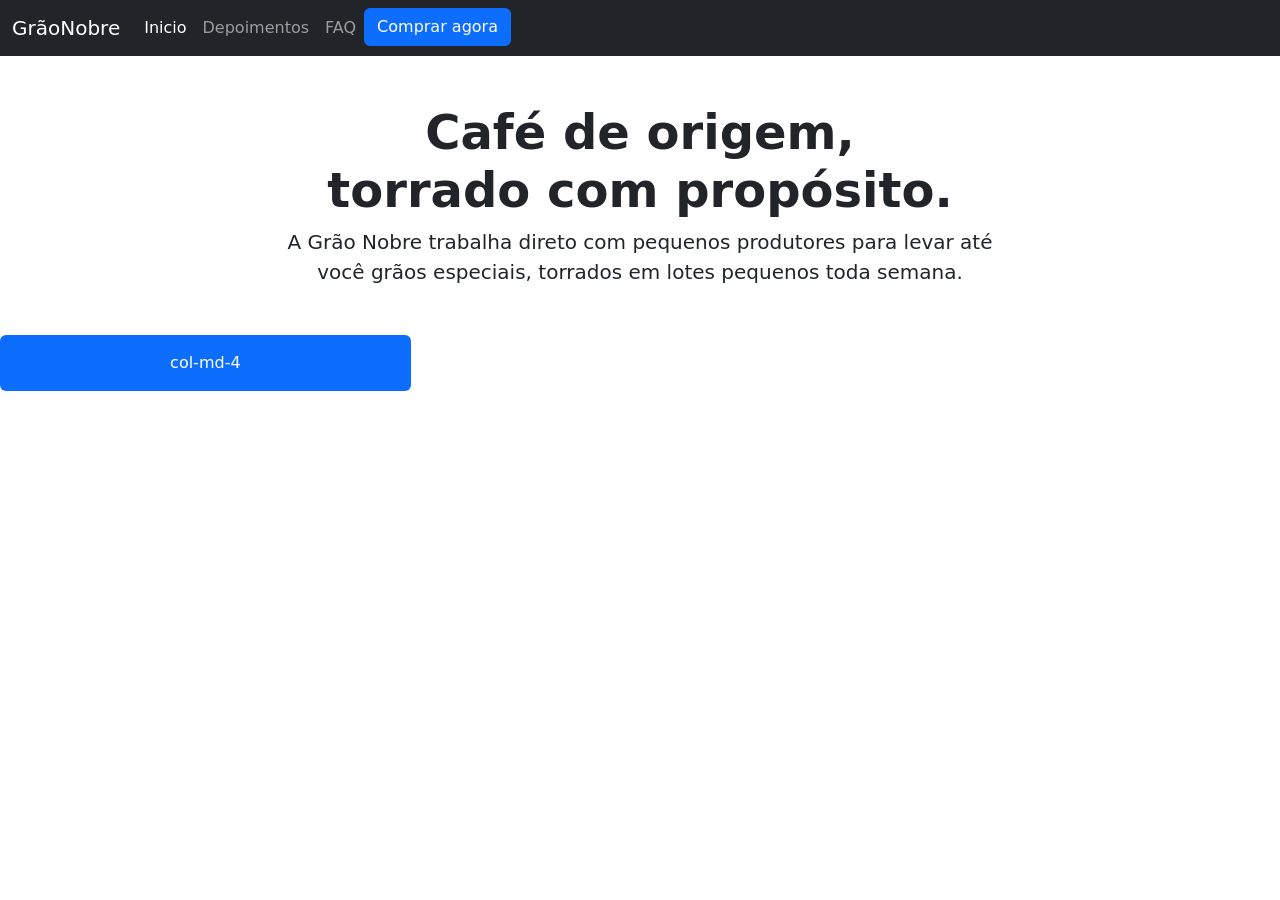
<file: aula02/index.html>
<!DOCTYPE html>
<html lang="en">
<head>
    <meta charset="UTF-8">
    <meta name="viewport" content="width=device-width, initial-scale=1.0">
    <title>Aula02</title>
    <link href="https://cdn.jsdelivr.net/npm/bootstrap@5.3.8/dist/css/bootstrap.min.css" rel="stylesheet"
        integrity="sha384-sRIl4kxILFvY47J16cr9ZwB07vP4J8+LH7qKQnuqkuIAvNWLzeN8tE5YBujZqJLB" crossorigin="anonymous">
    <title>Demo Bootstrap</title>
</head>
<body>
    
    <nav class="navbar navbar-expand-lg bg-dark navbar-dark">
        <div class="container-fluid">
            <a class="navbar-brand" href="#">GrãoNobre</a>
            <button class="navbar-toggler" type="button" data-bs-toggle="collapse" data-bs-target="#navbarNav"
                aria-controls="navbarNav" aria-expanded="false" aria-label="Toggle navigation">
                <span class="navbar-toggler-icon"></span>
            </button>
            <div class="collapse navbar-collapse" id="navbarNav">
                <ul class="navbar-nav">
                    <li class="nav-item">
                        <a class="nav-link active" aria-current="page" href="#">Inicio</a>
                    </li>
                    <li class="nav-item">
                        <a class="nav-link" href="#">Depoimentos</a>
                    </li>
                    <li class="nav-item">
                        <a class="nav-link" href="#">FAQ</a>
                    </li>
                    <li class="nav-item">
                        <button type="button" class="btn btn-primary 
                            style="--bs-btn-padding-y: .25rem; --bs-btn-padding-x: .5rem; --bs-btn-font-size: .75rem;">
                            Comprar agora
                        </button>

                        
                            </div>
                        </section>
                    </li>
                </ul>
            </div>
        </div>
    </nav>

    <div class="container my-5 text-center">
        <h1 class="display-5 fw-bold">Café de origem,<br>torrado com propósito.</h1>
        <p class="lead">A Grão Nobre trabalha direto com pequenos produtores para levar até <br>
            você grãos especiais, torrados em lotes pequenos toda semana.</p>
    </div>
    
    <section class="mb-5">
        <div class="row">
            <div class="col-md-4">
                <div class="bg-primary text-white rounded text-center p-3">col-md-4</div>
            </div>

        <script src="https://cdn.jsdelivr.net/npm/bootstrap@5.3.8/dist/js/bootstrap.bundle.min.js"
            integrity="sha384-FKyoEForCGlyvwx9Hj09JcYn3nv7wiPVlz7YYwJrWVcXK/BmnVDxM+D2scQbITxI"
            crossorigin="anonymous"></script>
</body>
</html>
</file>
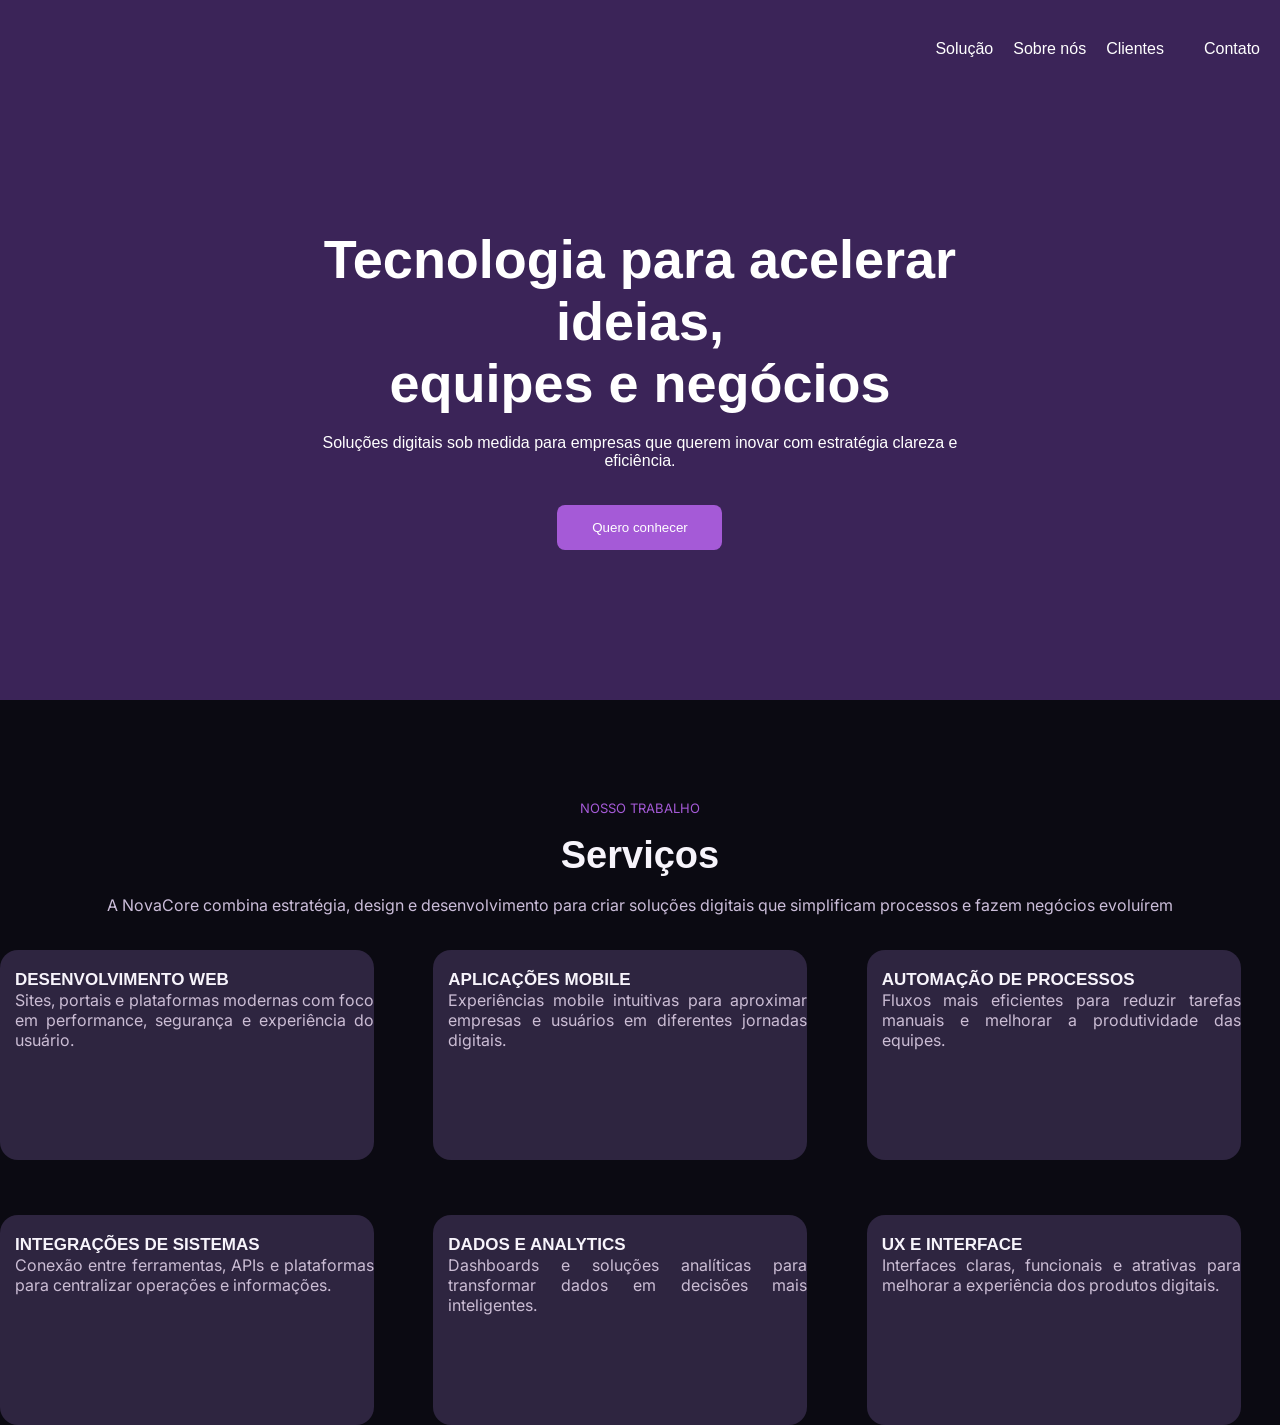
<file: aula01/idenx.html>
<!DOCTYPE html>
<html lang="en">

<head>
    <meta charset="UTF-8">
    <meta name="viewport" content="width=device-width, initial-scale=1.0">
    <link rel="stylesheet" href="./style.css">
    <title>Aula01</title>
</head>

<body>
    <header>
        <div class="container">
            <div class="logo">
                <!-- <p>NovaCore</p> -->
            </div>

            <nav>

                <ul class="ul">

                    <li><a href="">Solução</a></li>
                    <li><a href="">Sobre nós</a></li>
                    <li><a href="">Clientes<C /a>
                    </li>
                    <li><a href="">Contato</a></li>

                </ul>
            </nav>

        </div>

    </header>

    <main class="hero">

        <div class="hero-container">

            <h1>Tecnologia para acelerar<br>
                ideias,<br>
                equipes e negócios</h1>

            <p>Soluções digitais sob medida para empresas que querem inovar com estratégia clareza e <br>
                eficiência.</p>

            <button>Quero conhecer</button>

        </div>



    </main>

    <section class="servicos">

        <div class="servico-text">

            <span>
                <p>NOSSO TRABALHO</p>
            </span>
            <br>
            <h2>Serviços</h2>
            <br>
            <p>A NovaCore combina estratégia, design e desenvolvimento para criar soluções digitais que simplificam
                processos e fazem negócios evoluírem</p>

        </div>

        <div class="grid">

            <div class="caixa-1">


                <div class="caixa-text">

                    <h3>DESENVOLVIMENTO WEB</h3>
                    <p>Sites, portais e plataformas modernas com foco em performance, segurança e experiência do
                        usuário.</p>
                </div>


            </div>

            <div class="caixa-1">

                <div class="caixa-text">
                    <h3>APLICAÇÕES MOBILE</h3>
                    <p>Experiências mobile intuitivas para aproximar empresas e usuários em diferentes jornadas
                        digitais.</p>

                </div>


            </div>

            <div class="caixa-1">

                <div class="caixa-text">

                    <h3>AUTOMAÇÃO DE PROCESSOS</h3>
                    <p>Fluxos mais eficientes para reduzir tarefas manuais e melhorar a produtividade das equipes.</p>

                </div>


            </div>

            <div class="caixa-1">

                <div class="caixa-text">

                    <h3>INTEGRAÇÕES DE SISTEMAS</h3>
                    <p>Conexão entre ferramentas, APIs e plataformas para centralizar operações e informações.</p>

                </div>

            </div>

            <div class="caixa-1">

                <div class="caixa-text">


                    <h3>DADOS E ANALYTICS</h3>
                    <p>Dashboards e soluções analíticas para transformar dados em decisões mais inteligentes.</p>
                </div>


            </div>

            <div class="caixa-1">

                <div class="caixa-text">
                    <h3>UX E INTERFACE</h3>
                    <p>Interfaces claras, funcionais e atrativas para melhorar a experiência dos produtos digitais.</p>

                </div>
            </div>

        </div>


    </section>



</body>

</html>
</file>
<file: aula01/style.css>
@import url('https://fonts.googleapis.com/css2?family=Inter:ital,opsz,wght@0,14..32,100..900;1,14..32,100..900&display=swap');


body {
    background-color: #3b2458;
}

* {
    margin: 0;
    padding: 0;
    box-sizing: border-box;
}

.container {
    margin: 0;
    width: 100%;
    max-width: 1400px;
    margin-top:20px;
}

.ul {
    display: flex;
    justify-content: flex-end;
    gap: 20px;

    list-style: none;
    padding: 20px;
    color: white;

    a {
        color: white;
        text-decoration: none;
        font-family: Arial, Helvetica, sans-serif;

    }
}

.hero {
    display: flex;
    flex-direction: row;
    justify-content: center;



}

.hero-container {

    margin-top: 150px;
    color: white;
    text-align: center;

    font-family: Arial, Helvetica, sans-serif;

    h1 {
        font-size: 54px;
    }

    p {
        font-size: 16px;
        margin-top: 20px;
    }

    button {

        border: none;
        border-radius: 8px;
        color: white;
        background-color: #a55ad7;

        width: 165px;
        height: 45px;
        margin-top: 35px;

        cursor: pointer;
    }

}

.servicos {
    background-color: #0b0a12;
    margin-top: 150px;

}

.servico-text{

    text-align: center;
    padding-top: 100px;
    
    span p{
        color:#a55ad7;
        font-size: 13px;
        font-family: 'Inter', sans-serif;
        letter-spacing: 18%;
        

    }

    h2{
        font-size: 38px;
        color:#f7f4fb;
        font-family:Arial, Helvetica, sans-serif;
    }

    p{
        font-size: 16px;
        color:#cbbdd9;
        font-family:'Inter', sans-serif;
    }

}

.grid {
    display: grid;
    grid-template-columns: repeat(3, 1fr);

    gap: 20px;

}

.caixa-1 {
    background-color: #2e2540;
    border-radius: 18px;
    width: 374px;
    height: 210px;

    padding: 28px, 26px, 28px, 26px;
    gap: 26px;

   
    margin-top:35px;


}

.caixa-text{
  
     text-align: justify;
     margin-top: 20px;
     margin-left: 15px;
    h3 {
        color:#f7f4fb;
        font-family: Arial, Helvetica, sans-serif;
        font-size: 17px;
    }

    p{
        color:#cbbdd4;
        font-family: 'Inter', sans-serif;
        font-size: 16px;

    }
}
</file>
